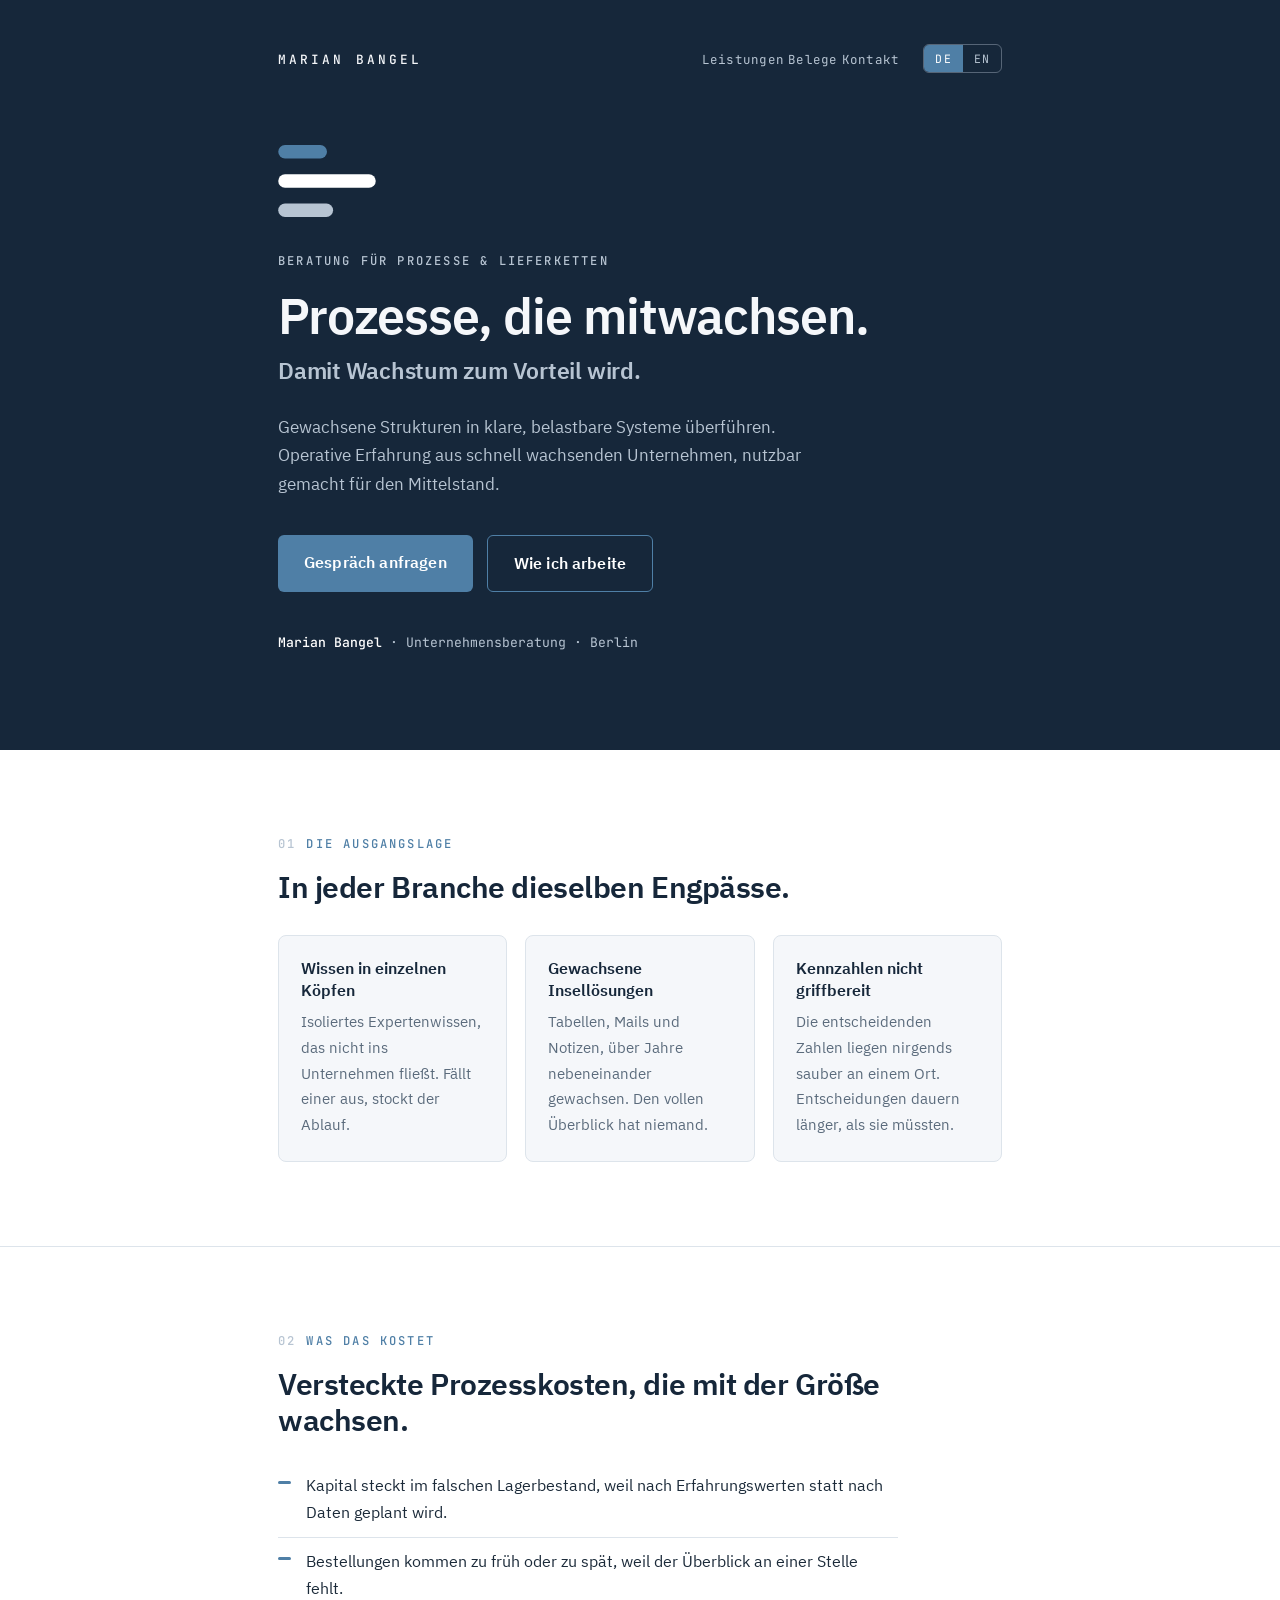
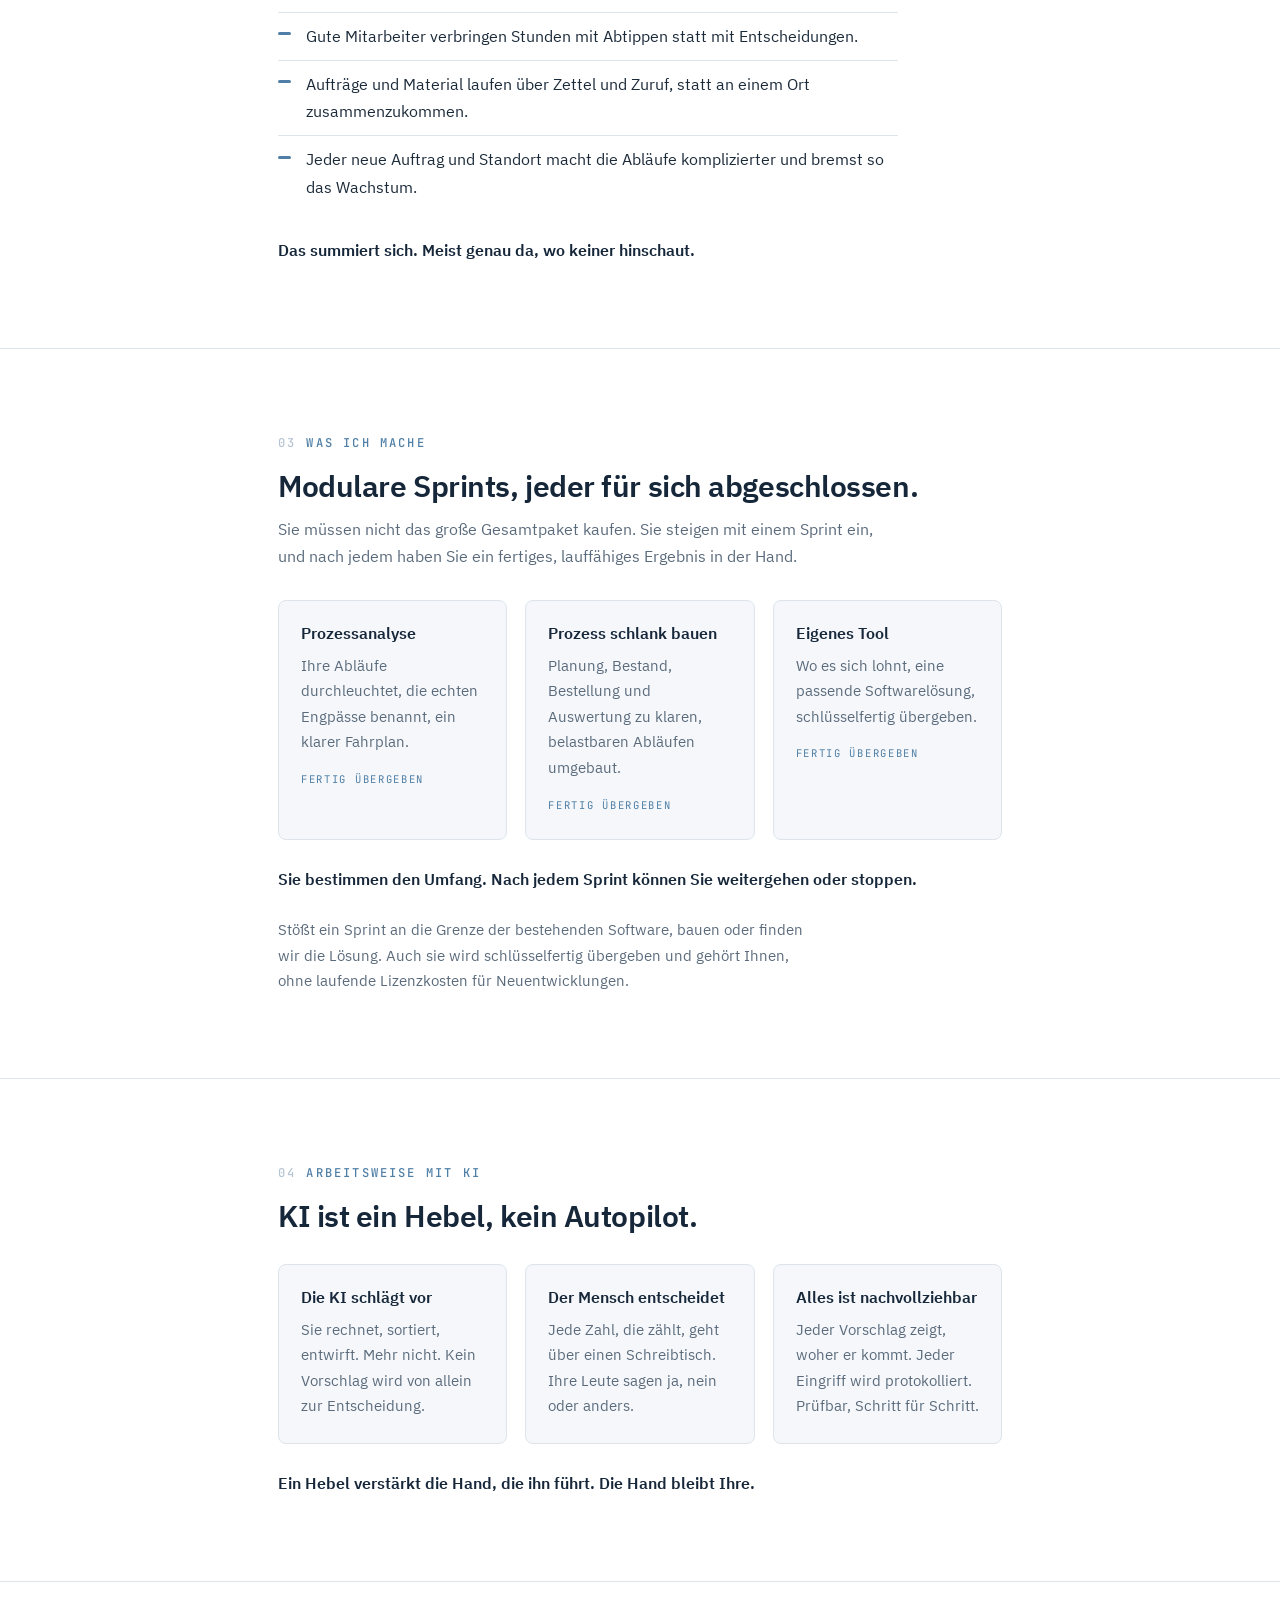
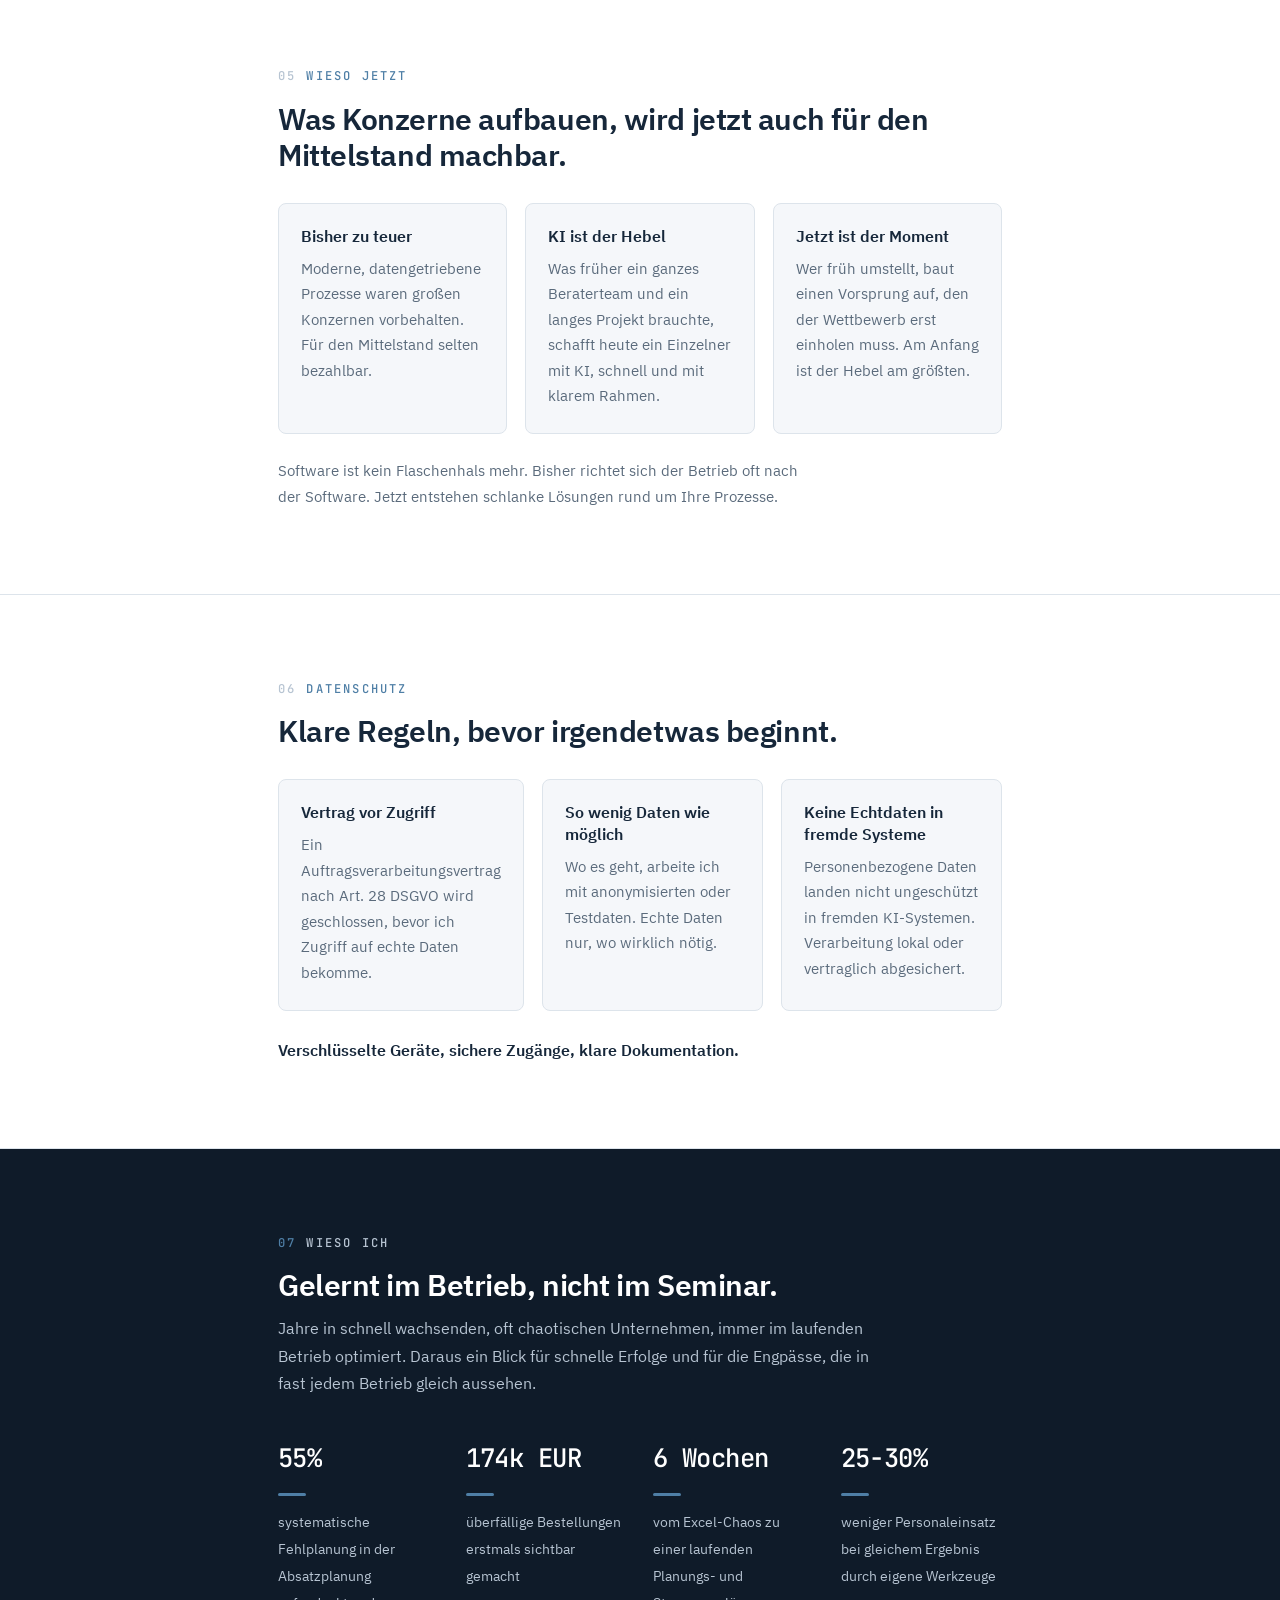
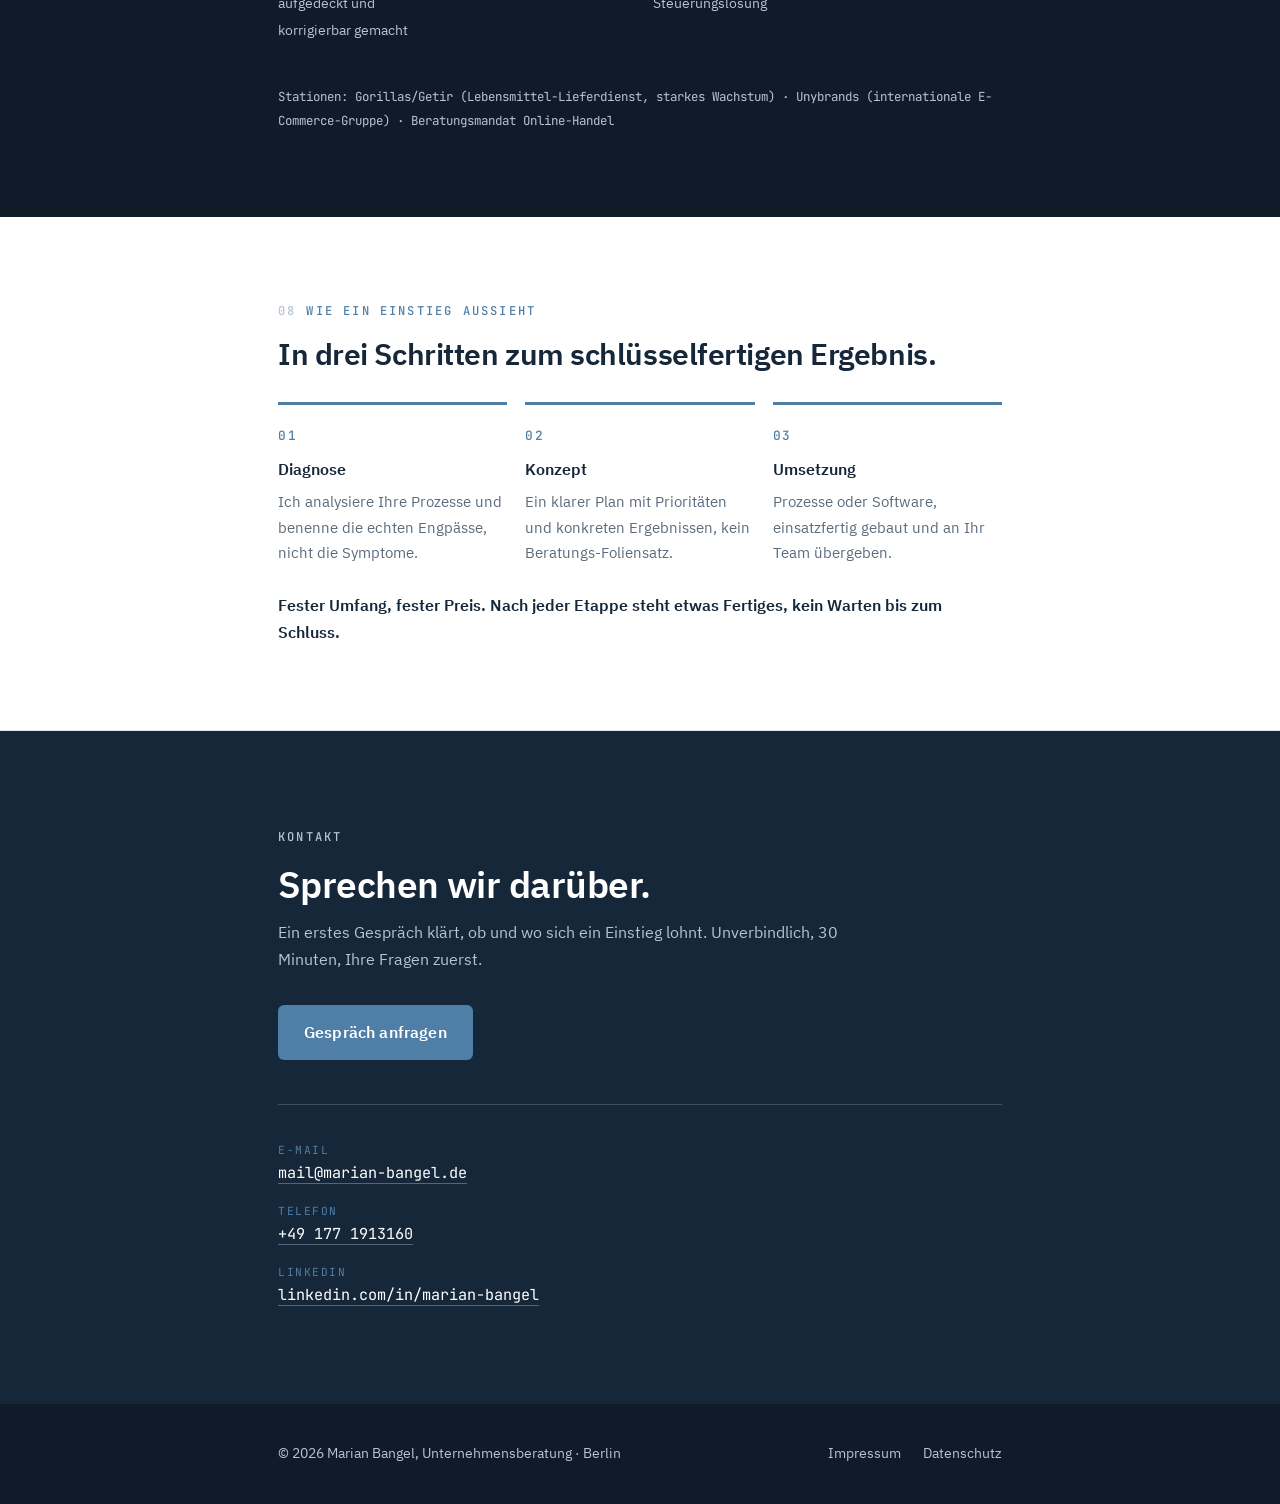
<file: index.html>
<!DOCTYPE html>
<html lang="de">
<head>
<meta charset="utf-8">
<meta name="viewport" content="width=device-width, initial-scale=1">
<title>Marian Bangel · Prozesse &amp; Lieferketten</title>
<meta name="description" content="Beratung für Prozesse und Lieferketten. Gewachsene Strukturen in klare, belastbare Systeme überführen, KI-gestützt umgesetzt. / Operations &amp; supply chain consulting.">
<meta property="og:title" content="Marian Bangel · Prozesse &amp; Lieferketten">
<meta property="og:description" content="Gewachsene Strukturen in klare, belastbare Systeme überführen. Beratung und Umsetzung aus einer Hand.">
<meta property="og:url" content="https://marian-bangel.de/">
<meta property="og:type" content="website">
<meta property="og:image" content="https://marian-bangel.de/og-image.png">
<meta property="og:image:width" content="1200">
<meta property="og:image:height" content="630">
<meta name="twitter:card" content="summary_large_image">
<link rel="icon" href="favicon.svg" type="image/svg+xml">
<link rel="stylesheet" href="style.css">
</head>
<body data-active="de">

<!-- ================= DE ================= -->
<div data-lang="de">

<header class="hero">
  <div class="wrap">
    <div class="topbar">
      <a class="brand" href="#top" aria-label="Marian Bangel, zum Seitenanfang">
        <span class="brandmark">MARIAN BANGEL</span>
      </a>
      <div class="topnav">
        <span class="navlinks">
          <a href="#leistungen">Leistungen</a>
          <a href="#belege">Belege</a>
          <a href="#kontakt">Kontakt</a>
        </span>
        <div class="langsw" role="group" aria-label="Sprache / Language">
          <button type="button" class="js-de on" aria-pressed="true">DE</button>
          <button type="button" class="js-en" aria-pressed="false">EN</button>
        </div>
      </div>
    </div>

    <svg class="chiffre fade" width="98" height="72" viewBox="0 0 130 96" role="img" aria-label="Marian Bangel Chiffre">
      <rect class="b1" x="0" y="0"  width="65"     height="18" rx="9"></rect>
      <rect class="b2" x="0" y="39" width="130"    height="18" rx="9"></rect>
      <rect class="b3" x="0" y="78" width="73.125" height="18" rx="9"></rect>
    </svg>
    <span class="eyebrow fade d1">Beratung für Prozesse &amp; Lieferketten</span>
    <h1 class="fade d1">Prozesse, die mitwachsen.</h1>
    <p class="claim fade d2">Damit Wachstum zum Vorteil wird.</p>
    <p class="sub fade d3">Gewachsene Strukturen in klare, belastbare Systeme überführen. Operative Erfahrung aus schnell wachsenden Unternehmen, nutzbar gemacht für den Mittelstand.</p>
    <div class="ctas fade d4">
      <a class="cta" href="mailto:mail@marian-bangel.de?subject=Anfrage%20Beratung">Gespräch anfragen</a>
      <a class="cta ghost" href="#leistungen">Wie ich arbeite</a>
    </div>
    <p class="meta fade d4"><strong>Marian Bangel</strong> · Unternehmensberatung · Berlin</p>
  </div>
</header>

<main>
  <section>
    <div class="wrap">
      <span class="eyebrow"><span class="no">01</span>Die Ausgangslage</span>
      <h2>In jeder Branche dieselben Engpässe.</h2>
      <div class="grid g3">
        <div class="block"><h3>Wissen in einzelnen Köpfen</h3><p>Isoliertes Expertenwissen, das nicht ins Unternehmen fließt. Fällt einer aus, stockt der Ablauf.</p></div>
        <div class="block"><h3>Gewachsene Insellösungen</h3><p>Tabellen, Mails und Notizen, über Jahre nebeneinander gewachsen. Den vollen Überblick hat niemand.</p></div>
        <div class="block"><h3>Kennzahlen nicht griffbereit</h3><p>Die entscheidenden Zahlen liegen nirgends sauber an einem Ort. Entscheidungen dauern länger, als sie müssten.</p></div>
      </div>
    </div>
  </section>

  <section>
    <div class="wrap">
      <span class="eyebrow"><span class="no">02</span>Was das kostet</span>
      <h2>Versteckte Prozesskosten, die mit der Größe wachsen.</h2>
      <ul class="points">
        <li>Kapital steckt im falschen Lagerbestand, weil nach Erfahrungswerten statt nach Daten geplant wird.</li>
        <li>Bestellungen kommen zu früh oder zu spät, weil der Überblick an einer Stelle fehlt.</li>
        <li>Gute Mitarbeiter verbringen Stunden mit Abtippen statt mit Entscheidungen.</li>
        <li>Aufträge und Material laufen über Zettel und Zuruf, statt an einem Ort zusammenzukommen.</li>
        <li>Jeder neue Auftrag und Standort macht die Abläufe komplizierter und bremst so das Wachstum.</li>
      </ul>
      <p class="kick">Das summiert sich. Meist genau da, wo keiner hinschaut.</p>
    </div>
  </section>

  <section id="leistungen">
    <div class="wrap">
      <span class="eyebrow"><span class="no">03</span>Was ich mache</span>
      <h2>Modulare Sprints, jeder für sich abgeschlossen.</h2>
      <p class="intro">Sie müssen nicht das große Gesamtpaket kaufen. Sie steigen mit einem Sprint ein, und nach jedem haben Sie ein fertiges, lauffähiges Ergebnis in der Hand.</p>
      <div class="grid g3">
        <div class="block"><h3>Prozessanalyse</h3><p>Ihre Abläufe durchleuchtet, die echten Engpässe benannt, ein klarer Fahrplan.</p><span class="tag">Fertig übergeben</span></div>
        <div class="block"><h3>Prozess schlank bauen</h3><p>Planung, Bestand, Bestellung und Auswertung zu klaren, belastbaren Abläufen umgebaut.</p><span class="tag">Fertig übergeben</span></div>
        <div class="block"><h3>Eigenes Tool</h3><p>Wo es sich lohnt, eine passende Softwarelösung, schlüsselfertig übergeben.</p><span class="tag">Fertig übergeben</span></div>
      </div>
      <p class="kick">Sie bestimmen den Umfang. Nach jedem Sprint können Sie weitergehen oder stoppen.</p>
      <p class="note">Stößt ein Sprint an die Grenze der bestehenden Software, bauen oder finden wir die Lösung. Auch sie wird schlüsselfertig übergeben und gehört Ihnen, ohne laufende Lizenzkosten für Neuentwicklungen.</p>
    </div>
  </section>

  <section>
    <div class="wrap">
      <span class="eyebrow"><span class="no">04</span>Arbeitsweise mit KI</span>
      <h2>KI ist ein Hebel, kein Autopilot.</h2>
      <div class="grid g3">
        <div class="block"><h3>Die KI schlägt vor</h3><p>Sie rechnet, sortiert, entwirft. Mehr nicht. Kein Vorschlag wird von allein zur Entscheidung.</p></div>
        <div class="block"><h3>Der Mensch entscheidet</h3><p>Jede Zahl, die zählt, geht über einen Schreibtisch. Ihre Leute sagen ja, nein oder anders.</p></div>
        <div class="block"><h3>Alles ist nachvollziehbar</h3><p>Jeder Vorschlag zeigt, woher er kommt. Jeder Eingriff wird protokolliert. Prüfbar, Schritt für Schritt.</p></div>
      </div>
      <p class="kick">Ein Hebel verstärkt die Hand, die ihn führt. Die Hand bleibt Ihre.</p>
    </div>
  </section>

  <section>
    <div class="wrap">
      <span class="eyebrow"><span class="no">05</span>Wieso jetzt</span>
      <h2>Was Konzerne aufbauen, wird jetzt auch für den Mittelstand machbar.</h2>
      <div class="grid g3">
        <div class="block"><h3>Bisher zu teuer</h3><p>Moderne, datengetriebene Prozesse waren großen Konzernen vorbehalten. Für den Mittelstand selten bezahlbar.</p></div>
        <div class="block"><h3>KI ist der Hebel</h3><p>Was früher ein ganzes Beraterteam und ein langes Projekt brauchte, schafft heute ein Einzelner mit KI, schnell und mit klarem Rahmen.</p></div>
        <div class="block"><h3>Jetzt ist der Moment</h3><p>Wer früh umstellt, baut einen Vorsprung auf, den der Wettbewerb erst einholen muss. Am Anfang ist der Hebel am größten.</p></div>
      </div>
      <p class="note">Software ist kein Flaschenhals mehr. Bisher richtet sich der Betrieb oft nach der Software. Jetzt entstehen schlanke Lösungen rund um Ihre Prozesse.</p>
    </div>
  </section>

  <section>
    <div class="wrap">
      <span class="eyebrow"><span class="no">06</span>Datenschutz</span>
      <h2>Klare Regeln, bevor irgendetwas beginnt.</h2>
      <div class="grid g3">
        <div class="block"><h3>Vertrag vor Zugriff</h3><p>Ein Auftragsverarbeitungsvertrag nach Art. 28 DSGVO wird geschlossen, bevor ich Zugriff auf echte Daten bekomme.</p></div>
        <div class="block"><h3>So wenig Daten wie möglich</h3><p>Wo es geht, arbeite ich mit anonymisierten oder Testdaten. Echte Daten nur, wo wirklich nötig.</p></div>
        <div class="block"><h3>Keine Echtdaten in fremde Systeme</h3><p>Personenbezogene Daten landen nicht ungeschützt in fremden KI-Systemen. Verarbeitung lokal oder vertraglich abgesichert.</p></div>
      </div>
      <p class="kick">Verschlüsselte Geräte, sichere Zugänge, klare Dokumentation.</p>
    </div>
  </section>

  <section id="belege" class="proof">
    <div class="wrap">
      <span class="eyebrow"><span class="no">07</span>Wieso ich</span>
      <h2>Gelernt im Betrieb, nicht im Seminar.</h2>
      <p class="lead">Jahre in schnell wachsenden, oft chaotischen Unternehmen, immer im laufenden Betrieb optimiert. Daraus ein Blick für schnelle Erfolge und für die Engpässe, die in fast jedem Betrieb gleich aussehen.</p>
      <div class="nums">
        <div class="num"><b>55%</b><span class="u"></span><span>systematische Fehlplanung in der Absatzplanung aufgedeckt und korrigierbar gemacht</span></div>
        <div class="num"><b>174k EUR</b><span class="u"></span><span>überfällige Bestellungen erstmals sichtbar gemacht</span></div>
        <div class="num"><b>6 Wochen</b><span class="u"></span><span>vom Excel-Chaos zu einer laufenden Planungs- und Steuerungslösung</span></div>
        <div class="num"><b>25-30%</b><span class="u"></span><span>weniger Personaleinsatz bei gleichem Ergebnis durch eigene Werkzeuge</span></div>
      </div>
      <p class="stations">Stationen: Gorillas/Getir (Lebensmittel-Lieferdienst, starkes Wachstum) · Unybrands (internationale E-Commerce-Gruppe) · Beratungsmandat Online-Handel</p>
    </div>
  </section>

  <section>
    <div class="wrap">
      <span class="eyebrow"><span class="no">08</span>Wie ein Einstieg aussieht</span>
      <h2>In drei Schritten zum schlüsselfertigen Ergebnis.</h2>
      <div class="steps">
        <div class="step"><span class="no">01</span><h3>Diagnose</h3><p>Ich analysiere Ihre Prozesse und benenne die echten Engpässe, nicht die Symptome.</p></div>
        <div class="step"><span class="no">02</span><h3>Konzept</h3><p>Ein klarer Plan mit Prioritäten und konkreten Ergebnissen, kein Beratungs-Foliensatz.</p></div>
        <div class="step"><span class="no">03</span><h3>Umsetzung</h3><p>Prozesse oder Software, einsatzfertig gebaut und an Ihr Team übergeben.</p></div>
      </div>
      <p class="kick">Fester Umfang, fester Preis. Nach jeder Etappe steht etwas Fertiges, kein Warten bis zum Schluss.</p>
    </div>
  </section>

  <section id="kontakt" class="closing">
    <div class="wrap">
      <span class="eyebrow">Kontakt</span>
      <h2>Sprechen wir darüber.</h2>
      <p class="intro">Ein erstes Gespräch klärt, ob und wo sich ein Einstieg lohnt. Unverbindlich, 30 Minuten, Ihre Fragen zuerst.</p>
      <div class="ctas">
        <a class="cta" href="mailto:mail@marian-bangel.de?subject=Anfrage%20Beratung">Gespräch anfragen</a>
      </div>
      <div class="contact">
        <div><span class="k">E-Mail</span><a href="mailto:mail@marian-bangel.de">mail@marian-bangel.de</a></div>
        <div><span class="k">Telefon</span><a href="tel:+491771913160">+49 177 1913160</a></div>
        <div><span class="k">LinkedIn</span><a href="https://linkedin.com/in/marian-bangel" rel="me">linkedin.com/in/marian-bangel</a></div>
      </div>
    </div>
  </section>
</main>

</div>

<!-- ================= EN ================= -->
<div data-lang="en">

<header class="hero">
  <div class="wrap">
    <div class="topbar">
      <a class="brand" href="#top" aria-label="Marian Bangel, back to top">
        <span class="brandmark">MARIAN BANGEL</span>
      </a>
      <div class="topnav">
        <span class="navlinks">
          <a href="#services">Services</a>
          <a href="#proof">Proof</a>
          <a href="#contact">Contact</a>
        </span>
        <div class="langsw" role="group" aria-label="Sprache / Language">
          <button type="button" class="js-de" aria-pressed="false">DE</button>
          <button type="button" class="js-en on" aria-pressed="true">EN</button>
        </div>
      </div>
    </div>

    <svg class="chiffre fade" width="98" height="72" viewBox="0 0 130 96" role="img" aria-label="Marian Bangel mark">
      <rect class="b1" x="0" y="0"  width="65"     height="18" rx="9"></rect>
      <rect class="b2" x="0" y="39" width="130"    height="18" rx="9"></rect>
      <rect class="b3" x="0" y="78" width="73.125" height="18" rx="9"></rect>
    </svg>
    <span class="eyebrow fade d1">Operations &amp; Supply Chain Consulting</span>
    <h1 class="fade d1">Operations that scales with you.</h1>
    <p class="claim fade d2">So growth works for you.</p>
    <p class="sub fade d3">Turning scattered tools and data into one clean system that holds as you grow. Operations experience from high-growth companies, built for teams that already run on software.</p>
    <div class="ctas fade d4">
      <a class="cta" href="mailto:mail@marian-bangel.de?subject=Consulting%20request">Request a call</a>
      <a class="cta ghost" href="#services">How I work</a>
    </div>
    <p class="meta fade d4"><strong>Marian Bangel</strong> · Consulting · Berlin</p>
  </div>
</header>

<main>
  <section>
    <div class="wrap">
      <span class="eyebrow"><span class="no">01</span>Where it starts</span>
      <h2>Built for speed, not to last.</h2>
      <div class="grid g3">
        <div class="block"><h3>Ten tools, no system</h3><p>Asana, Monday, Slack, Sheets, Excel, all bolted on over time. Every workflow runs on someone copying between them by hand.</p></div>
        <div class="block"><h3>No single source of truth</h3><p>The same number reads three ways in three tools. Knowing which one to trust takes real work.</p></div>
        <div class="block"><h3>Built on founder knowledge</h3><p>How things actually run lives in a few heads and early workarounds that never scaled. Quiet tech debt that costs time daily.</p></div>
      </div>
    </div>
  </section>

  <section>
    <div class="wrap">
      <span class="eyebrow"><span class="no">02</span>The cost</span>
      <h2>What the gaps cost.</h2>
      <ul class="points">
        <li>Cash sits in the wrong inventory because forecasting runs on gut feel instead of data.</li>
        <li>Strong people burn hours on copy-paste and status updates instead of decisions.</li>
        <li>Three people keep the same record in three systems, when one clean source would serve them all.</li>
        <li>Every manual handoff between tools is one more place things break.</li>
        <li>Every new tool adds friction and quietly slows the team down.</li>
      </ul>
      <p class="kick">It compounds. Usually exactly where no one is looking.</p>
    </div>
  </section>

  <section id="services">
    <div class="wrap">
      <span class="eyebrow"><span class="no">03</span>What I do</span>
      <h2>Modular sprints, each one self-contained.</h2>
      <p class="intro">No need to commit to one big package. You start with a single sprint, and each one leaves you with something finished and running.</p>
      <div class="grid g3">
        <div class="block"><h3>Setup audit</h3><p>Your tools and data mapped, the real breaks named, a clear path forward.</p><span class="tag">Ready to run</span></div>
        <div class="block"><h3>Connect &amp; streamline</h3><p>Forecasting, inventory, purchasing and reporting wired into clean flows from one source.</p><span class="tag">Ready to run</span></div>
        <div class="block"><h3>Custom tool</h3><p>Where off-the-shelf falls short, a tool built to fit, handed over ready to run.</p><span class="tag">Ready to run</span></div>
      </div>
      <p class="kick">You set the scope. After each sprint you decide: keep going or stop here.</p>
      <p class="note">When a sprint hits the limits of your current tools, we build or source what is missing. That, too, ships ready to run and belongs to you, with no license fees on anything built in-house.</p>
    </div>
  </section>

  <section>
    <div class="wrap">
      <span class="eyebrow"><span class="no">04</span>Working with AI</span>
      <h2>AI is a lever, not an autopilot.</h2>
      <div class="grid g3">
        <div class="block"><h3>The AI proposes</h3><p>It calculates, sorts, drafts. Nothing more. No proposal becomes a decision on its own.</p></div>
        <div class="block"><h3>People decide</h3><p>Every number that matters crosses a desk. Your team says yes, no, or different.</p></div>
        <div class="block"><h3>Everything is traceable</h3><p>Every proposal shows where it comes from. Every override is logged. Auditable, step by step.</p></div>
      </div>
      <p class="kick">A lever amplifies the hand that guides it. The hand stays yours.</p>
    </div>
  </section>

  <section>
    <div class="wrap">
      <span class="eyebrow"><span class="no">05</span>Why now</span>
      <h2>What enterprises build is now within reach.</h2>
      <div class="grid g3">
        <div class="block"><h3>Out of reach until now</h3><p>A real integration layer and data platform meant a long project and a dedicated team. For most companies, too slow and too costly.</p></div>
        <div class="block"><h3>AI is the lever</h3><p>What used to take a full team and months, one person now ships with AI, fast and in a clear scope.</p></div>
        <div class="block"><h3>The window is open</h3><p>Set it up clean early and you scale without the tool sprawl others spend years untangling.</p></div>
      </div>
      <p class="note">Software is no longer the bottleneck. Until now teams bend to fit their tools. Now lean systems get built around how you actually work.</p>
    </div>
  </section>

  <section>
    <div class="wrap">
      <span class="eyebrow"><span class="no">06</span>Data protection</span>
      <h2>Put AI to work without handing over your data.</h2>
      <div class="grid g3">
        <div class="block"><h3>A contract first</h3><p>A data processing agreement under Art. 28 GDPR, signed before I touch any real data.</p></div>
        <div class="block"><h3>As little data as it takes</h3><p>Wherever possible I work on anonymized or test data. Real data only where it is truly needed.</p></div>
        <div class="block"><h3>Nothing leaks to outside models</h3><p>No personal data ends up exposed in external AI. Processing stays local or under contract.</p></div>
      </div>
      <p class="kick">Encrypted devices, secure access, clear documentation.</p>
    </div>
  </section>

  <section id="proof" class="proof">
    <div class="wrap">
      <span class="eyebrow"><span class="no">07</span>Why me</span>
      <h2>Learned on the floor, not in a seminar.</h2>
      <p class="lead">Years inside fast-growing, often messy companies, fixing things while the business kept running. That builds an eye for quick wins and for the breaks that look the same in every stack.</p>
      <div class="nums">
        <div class="num"><b>+55%</b><span class="u"></span><span>structural forecast bias surfaced and made fixable</span></div>
        <div class="num"><b>174k EUR</b><span class="u"></span><span>in overdue purchase orders brought to light for the first time</span></div>
        <div class="num"><b>6 weeks</b><span class="u"></span><span>from scattered tools to a working forecast and cockpit</span></div>
        <div class="num"><b>25-30%</b><span class="u"></span><span>less headcount at the same output through custom tools</span></div>
      </div>
      <p class="stations">Track record: Gorillas/Getir (q-commerce hypergrowth) · Unybrands (global e-commerce aggregator) · DTC transformation mandate</p>
    </div>
  </section>

  <section>
    <div class="wrap">
      <span class="eyebrow"><span class="no">08</span>How we start</span>
      <h2>Three steps to a result that runs.</h2>
      <div class="steps">
        <div class="step"><span class="no">01</span><h3>Diagnose</h3><p>I map your stack and name the real breaks, not the symptoms.</p></div>
        <div class="step"><span class="no">02</span><h3>Plan</h3><p>A clear plan with priorities and concrete deliverables, not a slide deck.</p></div>
        <div class="step"><span class="no">03</span><h3>Build</h3><p>Process, integration or software, built to run and handed to your team.</p></div>
      </div>
      <p class="kick">Fixed scope, fixed price. Every stage ends with something that works, no waiting until the end.</p>
    </div>
  </section>

  <section id="contact" class="closing">
    <div class="wrap">
      <span class="eyebrow">Contact</span>
      <h2>Let's talk.</h2>
      <p class="intro">A first call clarifies whether and where an engagement pays off. No strings attached, 30 minutes, your questions first.</p>
      <div class="ctas">
        <a class="cta" href="mailto:mail@marian-bangel.de?subject=Consulting%20request">Request a call</a>
      </div>
      <div class="contact">
        <div><span class="k">Email</span><a href="mailto:mail@marian-bangel.de">mail@marian-bangel.de</a></div>
        <div><span class="k">Phone</span><a href="tel:+491771913160">+49 177 1913160</a></div>
        <div><span class="k">LinkedIn</span><a href="https://linkedin.com/in/marian-bangel" rel="me">linkedin.com/in/marian-bangel</a></div>
      </div>
    </div>
  </section>
</main>

</div>

<footer>
  <div class="wrap">
    <span>© 2026 Marian Bangel, Unternehmensberatung · Berlin</span>
    <nav>
      <a href="impressum.html">Impressum</a>
      <a href="datenschutz.html">Datenschutz</a>
    </nav>
  </div>
</footer>

<script>
/* Sprache: Deutsch ist Standard. Umschalten nur per Klick, keine Speicherung. */
function setLang(l) {
  document.body.dataset.active = l;
  document.documentElement.lang = l;
  document.querySelectorAll(".js-de").forEach(function (b) {
    b.classList.toggle("on", l === "de");
    b.setAttribute("aria-pressed", String(l === "de"));
  });
  document.querySelectorAll(".js-en").forEach(function (b) {
    b.classList.toggle("on", l === "en");
    b.setAttribute("aria-pressed", String(l === "en"));
  });
}
document.querySelectorAll(".js-de").forEach(function (b) { b.addEventListener("click", function () { setLang("de"); }); });
document.querySelectorAll(".js-en").forEach(function (b) { b.addEventListener("click", function () { setLang("en"); }); });
</script>

</body>
</html>
</file>
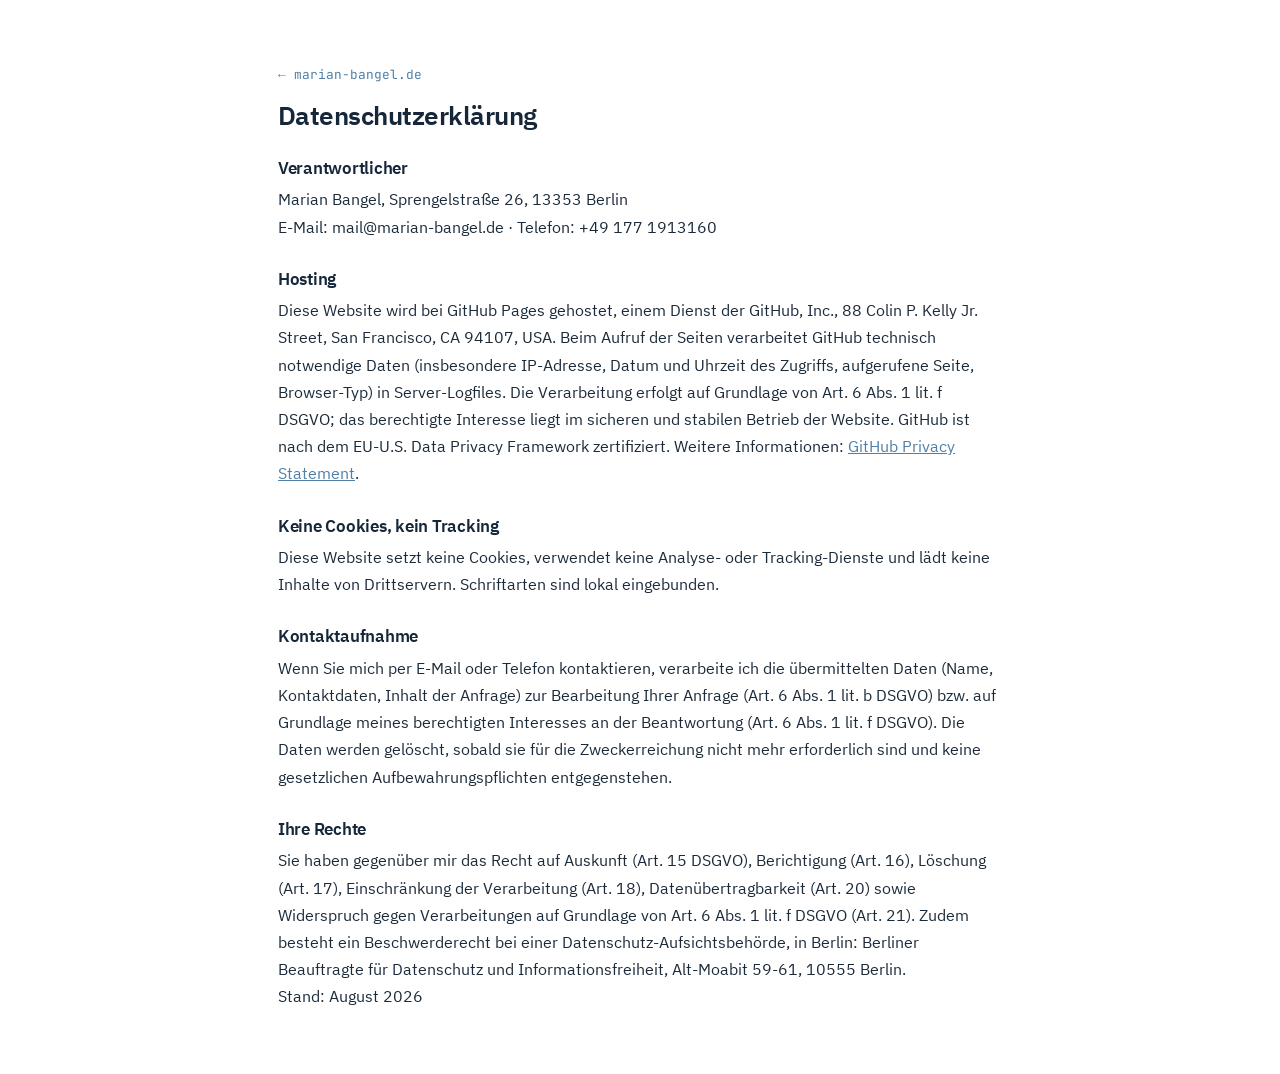
<file: datenschutz.html>
<!DOCTYPE html>
<html lang="de" class="legal">
<head>
<meta charset="utf-8">
<meta name="viewport" content="width=device-width, initial-scale=1">
<title>Datenschutzerklärung · Marian Bangel</title>
<meta name="robots" content="noindex">
<link rel="icon" href="favicon.svg" type="image/svg+xml">
<link rel="stylesheet" href="style.css">
</head>
<body class="legal">
<main>
  <div class="wrap">
    <p class="back"><a href="index.html">← marian-bangel.de</a></p>
    <h1>Datenschutzerklärung</h1>

    <h2>Verantwortlicher</h2>
    <p>Marian Bangel, Sprengelstraße 26, 13353 Berlin<br>
    E-Mail: mail@marian-bangel.de · Telefon: +49 177 1913160</p>

    <h2>Hosting</h2>
    <p>Diese Website wird bei GitHub Pages gehostet, einem Dienst der GitHub, Inc., 88 Colin P. Kelly Jr. Street, San Francisco, CA 94107, USA. Beim Aufruf der Seiten verarbeitet GitHub technisch notwendige Daten (insbesondere IP-Adresse, Datum und Uhrzeit des Zugriffs, aufgerufene Seite, Browser-Typ) in Server-Logfiles. Die Verarbeitung erfolgt auf Grundlage von Art. 6 Abs. 1 lit. f DSGVO; das berechtigte Interesse liegt im sicheren und stabilen Betrieb der Website. GitHub ist nach dem EU-U.S. Data Privacy Framework zertifiziert. Weitere Informationen: <a href="https://docs.github.com/en/site-policy/privacy-policies/github-privacy-statement">GitHub Privacy Statement</a>.</p>

    <h2>Keine Cookies, kein Tracking</h2>
    <p>Diese Website setzt keine Cookies, verwendet keine Analyse- oder Tracking-Dienste und lädt keine Inhalte von Drittservern. Schriftarten sind lokal eingebunden.</p>

    <h2>Kontaktaufnahme</h2>
    <p>Wenn Sie mich per E-Mail oder Telefon kontaktieren, verarbeite ich die übermittelten Daten (Name, Kontaktdaten, Inhalt der Anfrage) zur Bearbeitung Ihrer Anfrage (Art. 6 Abs. 1 lit. b DSGVO) bzw. auf Grundlage meines berechtigten Interesses an der Beantwortung (Art. 6 Abs. 1 lit. f DSGVO). Die Daten werden gelöscht, sobald sie für die Zweckerreichung nicht mehr erforderlich sind und keine gesetzlichen Aufbewahrungspflichten entgegenstehen.</p>

    <h2>Ihre Rechte</h2>
    <p>Sie haben gegenüber mir das Recht auf Auskunft (Art. 15 DSGVO), Berichtigung (Art. 16), Löschung (Art. 17), Einschränkung der Verarbeitung (Art. 18), Datenübertragbarkeit (Art. 20) sowie Widerspruch gegen Verarbeitungen auf Grundlage von Art. 6 Abs. 1 lit. f DSGVO (Art. 21). Zudem besteht ein Beschwerderecht bei einer Datenschutz-Aufsichtsbehörde, in Berlin: Berliner Beauftragte für Datenschutz und Informationsfreiheit, Alt-Moabit 59-61, 10555 Berlin.</p>

    <p>Stand: August 2026</p>
  </div>
</main>
</body>
</html>
</file>
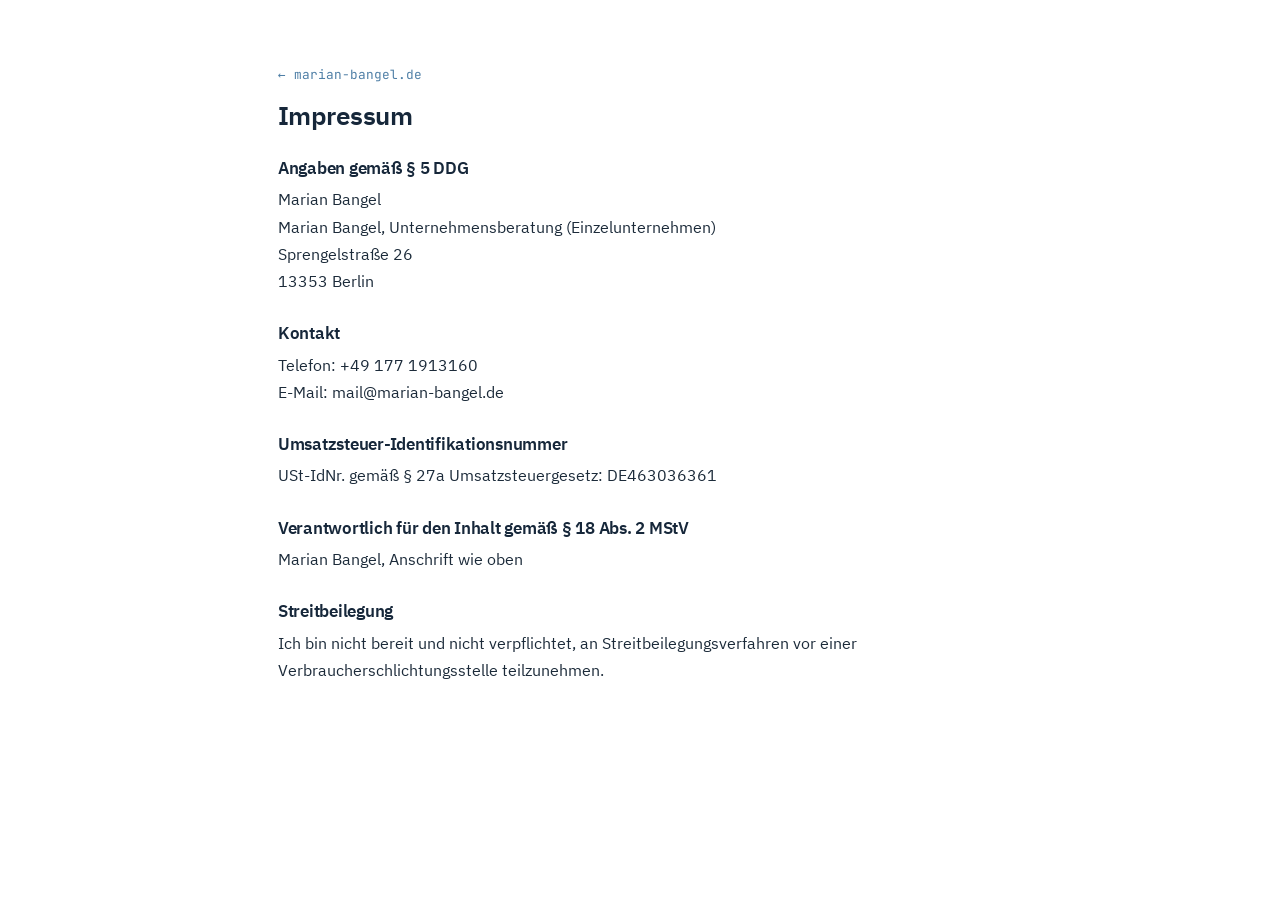
<file: impressum.html>
<!DOCTYPE html>
<html lang="de" class="legal">
<head>
<meta charset="utf-8">
<meta name="viewport" content="width=device-width, initial-scale=1">
<title>Impressum · Marian Bangel</title>
<meta name="robots" content="noindex">
<link rel="icon" href="favicon.svg" type="image/svg+xml">
<link rel="stylesheet" href="style.css">
</head>
<body class="legal">
<main>
  <div class="wrap">
    <p class="back"><a href="index.html">← marian-bangel.de</a></p>
    <h1>Impressum</h1>

    <h2>Angaben gemäß § 5 DDG</h2>
    <p>Marian Bangel<br>
    Marian Bangel, Unternehmensberatung (Einzelunternehmen)<br>
    Sprengelstraße 26<br>
    13353 Berlin</p>

    <h2>Kontakt</h2>
    <p>Telefon: +49 177 1913160<br>
    E-Mail: mail@marian-bangel.de</p>

    <h2>Umsatzsteuer-Identifikationsnummer</h2>
    <p>USt-IdNr. gemäß § 27a Umsatzsteuergesetz: DE463036361</p>

    <h2>Verantwortlich für den Inhalt gemäß § 18 Abs. 2 MStV</h2>
    <p>Marian Bangel, Anschrift wie oben</p>

    <h2>Streitbeilegung</h2>
    <p>Ich bin nicht bereit und nicht verpflichtet, an Streitbeilegungsverfahren vor einer Verbraucherschlichtungsstelle teilzunehmen.</p>
  </div>
</main>
</body>
</html>
</file>
<file: style.css>
/* marian-bangel.de · Token-System */
@font-face { font-family: "IBM Plex Sans"; src: url("fonts/ibm-plex-sans-latin-400-normal.woff2") format("woff2"); font-weight: 400; font-display: swap; }
@font-face { font-family: "IBM Plex Sans"; src: url("fonts/ibm-plex-sans-latin-600-normal.woff2") format("woff2"); font-weight: 600; font-display: swap; }
@font-face { font-family: "JetBrains Mono"; src: url("fonts/jetbrains-mono-latin-400-normal.woff2") format("woff2"); font-weight: 400; font-display: swap; }
@font-face { font-family: "JetBrains Mono"; src: url("fonts/jetbrains-mono-latin-500-normal.woff2") format("woff2"); font-weight: 500; font-display: swap; }

:root {
  --navy: #16273A;
  --navy-deep: #0F1B29;
  --steel: #4F7FA6;
  --silver: #B7C4D2;
  --paper: #F5F7FA;
  --ink: #1C2B3A;
  --muted: #5B6B7C;
  --line: #DDE4EB;
  --surface: #FFFFFF;
  --sans: "IBM Plex Sans", system-ui, -apple-system, "Segoe UI", sans-serif;
  --mono: "JetBrains Mono", ui-monospace, "Cascadia Code", monospace;
}

* { margin: 0; padding: 0; box-sizing: border-box; }
html { scroll-behavior: smooth; }
body {
  font-family: var(--sans); font-weight: 400;
  color: var(--ink); background: var(--surface);
  line-height: 1.7;
  -webkit-font-smoothing: antialiased;
}

.wrap { max-width: 780px; margin: 0 auto; padding: 0 28px; }

/* Sprachumschaltung */
[data-lang] { display: none; }
body[data-active="de"] [data-lang="de"] { display: block; }
body[data-active="en"] [data-lang="en"] { display: block; }

/* ---------- Topbar ---------- */
.topbar {
  display: flex; align-items: center; justify-content: space-between;
  gap: 16px; padding-bottom: 72px;
}
.brand { color: var(--paper); text-decoration: none; }
.brandmark { font-family: var(--mono); font-weight: 500; font-size: 0.8rem; letter-spacing: 0.24em; }
.topnav { display: flex; align-items: center; gap: 24px; }
.topnav a {
  font-family: var(--mono); font-size: 0.78rem; letter-spacing: 0.1em;
  color: var(--silver); text-decoration: none;
}
.topnav a:hover, .topnav a:focus-visible { color: #FFFFFF; }
.langsw { display: flex; border: 1px solid rgba(183,196,210,0.4); border-radius: 6px; overflow: hidden; }
.langsw button {
  font-family: var(--mono); font-size: 0.72rem; letter-spacing: 0.1em;
  background: none; border: 0; color: var(--silver);
  padding: 6px 11px; cursor: pointer;
}
.langsw button.on { background: var(--steel); color: #FFFFFF; }
.langsw button:focus-visible, .topnav a:focus-visible { outline: 2px solid var(--steel); outline-offset: 2px; }

/* ---------- Hero ---------- */
.hero { background: var(--navy); color: var(--paper); padding: 44px 0 96px; }
.chiffre { display: block; margin-bottom: 34px; }
/* Logo-Blaupause, dunkler Grund: Steel · Weiß (Hauptbalken) · Silver */
.chiffre .b1 { fill: var(--steel); }
.chiffre .b2 { fill: #FFFFFF; }
.chiffre .b3 { fill: var(--silver); }
.hero .eyebrow { color: var(--silver); }
h1 { font-size: clamp(2.2rem, 5.5vw, 3.15rem); font-weight: 600; letter-spacing: -0.02em; line-height: 1.1; margin-top: 16px; }
.claim { font-size: clamp(1.15rem, 3vw, 1.45rem); font-weight: 600; color: var(--silver); margin-top: 8px; letter-spacing: -0.01em; }
.sub { font-size: 1.06rem; color: var(--silver); max-width: 56ch; margin-top: 22px; }
.ctas { display: flex; gap: 14px; flex-wrap: wrap; margin-top: 36px; }
.cta {
  display: inline-block; padding: 14px 26px; border-radius: 6px;
  background: var(--steel); color: #FFFFFF;
  font-weight: 600; text-decoration: none; letter-spacing: 0.01em;
  transition: background 0.15s ease;
}
.cta:hover, .cta:focus-visible { background: #5E8FB8; }
.cta.ghost { background: none; border: 1.5px solid var(--steel); }
.cta.ghost:hover, .cta.ghost:focus-visible { background: var(--steel); }
.cta:focus-visible { outline: 2px solid var(--silver); outline-offset: 3px; }
.meta { font-family: var(--mono); font-size: 0.82rem; color: var(--silver); margin-top: 40px; }
.meta strong { color: #FFFFFF; font-weight: 500; }

/* ---------- Sektionen ---------- */
section { padding: 84px 0; border-bottom: 1px solid var(--line); }
.eyebrow {
  font-family: var(--mono); font-weight: 500; font-size: 0.76rem;
  letter-spacing: 0.18em; text-transform: uppercase; color: var(--steel);
  display: block;
}
.eyebrow .no { color: var(--silver); margin-right: 10px; }
h2 { color: var(--navy); font-size: clamp(1.45rem, 3.6vw, 1.85rem); font-weight: 600; line-height: 1.22; letter-spacing: -0.015em; margin: 14px 0 12px; }
.intro { max-width: 60ch; color: var(--muted); }
.grid { display: grid; gap: 18px; margin-top: 30px; }
.g3 { grid-template-columns: repeat(3, 1fr); }
.block {
  background: var(--paper); border: 1px solid var(--line); border-radius: 8px;
  padding: 22px 22px 24px;
}
.block h3 { color: var(--navy); font-size: 1rem; font-weight: 600; line-height: 1.35; margin-bottom: 8px; }
.block p { font-size: 0.94rem; color: var(--muted); }
.tag {
  font-family: var(--mono); font-size: 0.66rem; letter-spacing: 0.16em;
  text-transform: uppercase; color: var(--steel); display: block; margin-top: 16px;
}
.points { list-style: none; margin-top: 24px; max-width: 62ch; }
.points li { padding: 10px 0 10px 28px; position: relative; border-bottom: 1px solid var(--line); }
.points li:last-child { border-bottom: 0; }
.points li::before {
  content: ""; position: absolute; left: 0; top: 1.2em;
  width: 13px; height: 3px; border-radius: 1.5px; background: var(--steel);
}
.kick { margin-top: 26px; font-weight: 600; color: var(--navy); }
.note { margin-top: 24px; color: var(--muted); max-width: 60ch; font-size: 0.95rem; }

/* ---------- Belege (Navy) ---------- */
.proof { background: var(--navy-deep); border-bottom: 0; color: var(--silver); }
.proof h2 { color: #FFFFFF; }
.proof .eyebrow { color: var(--silver); }
.proof .eyebrow .no { color: var(--steel); }
.proof .lead { max-width: 60ch; color: var(--silver); }
.nums { display: grid; grid-template-columns: repeat(4, 1fr); gap: 26px; margin-top: 40px; }
.num b { font-family: var(--mono); font-weight: 500; font-size: 1.6rem; color: #FFFFFF; display: block; letter-spacing: -0.02em; }
.num .u { display: block; width: 28px; height: 3px; border-radius: 1.5px; background: var(--steel); margin: 12px 0; }
.num span:not(.u) { font-size: 0.85rem; color: var(--silver); }
.stations { font-family: var(--mono); font-size: 0.78rem; color: var(--silver); margin-top: 42px; line-height: 1.9; }

/* ---------- Einstieg ---------- */
.steps { display: grid; grid-template-columns: repeat(3, 1fr); gap: 18px; margin-top: 30px; }
.step { border-top: 3px solid var(--steel); padding-top: 16px; }
.step .no { font-family: var(--mono); font-weight: 500; font-size: 0.8rem; color: var(--steel); letter-spacing: 0.14em; }
.step h3 { color: var(--navy); font-size: 1rem; font-weight: 600; margin: 8px 0 6px; }
.step p { font-size: 0.94rem; color: var(--muted); }

/* ---------- Abschluss / Kontakt (Navy) ---------- */
.closing { background: var(--navy); border-bottom: 0; color: var(--silver); padding: 96px 0; }
.closing .eyebrow { color: var(--silver); }
.closing h2 { color: #FFFFFF; font-size: clamp(1.7rem, 4.5vw, 2.3rem); }
.closing .intro { color: var(--silver); }
.closing .ctas { margin-top: 32px; }
.contact { font-family: var(--mono); font-size: 0.95rem; display: grid; gap: 16px; margin-top: 44px; padding-top: 36px; border-top: 1px solid rgba(183,196,210,0.25); }
.contact .k { color: var(--steel); font-size: 0.7rem; letter-spacing: 0.14em; text-transform: uppercase; display: block; }
.contact a { color: #FFFFFF; text-decoration: none; border-bottom: 1px solid rgba(183,196,210,0.4); }
.contact a:hover, .contact a:focus-visible { border-color: var(--steel); color: var(--silver); }

/* ---------- Footer ---------- */
footer { background: var(--navy-deep); color: var(--silver); padding: 38px 0; font-size: 0.85rem; }
footer .wrap { display: flex; justify-content: space-between; gap: 16px; flex-wrap: wrap; }
footer a { color: var(--silver); text-decoration: none; border-bottom: 1px solid transparent; }
footer a:hover, footer a:focus-visible { border-color: var(--silver); }
footer nav { display: flex; gap: 22px; }

/* ---------- Rechtsseiten ---------- */
.legal { background: var(--surface); }
.legal h1 { color: var(--navy); font-size: 1.6rem; margin-bottom: 8px; }
.legal main { padding: 64px 0; }
.legal h2 { font-size: 1.05rem; font-weight: 600; color: var(--navy); margin: 28px 0 8px; }
.legal .back { font-family: var(--mono); font-size: 0.8rem; }
.legal .back a { color: var(--steel); text-decoration: none; }
.legal a { color: var(--steel); }

/* ---------- Animationen ---------- */
@media (prefers-reduced-motion: no-preference) {
  .chiffre rect { transform-origin: left center; animation: grow 0.9s cubic-bezier(0.22, 1, 0.36, 1) backwards; }
  .chiffre .b1 { animation-delay: 0.05s; }
  .chiffre .b2 { animation-delay: 0.18s; }
  .chiffre .b3 { animation-delay: 0.31s; }
  @keyframes grow { from { transform: scaleX(0); } to { transform: scaleX(1); } }

  .fade { animation: rise 0.7s cubic-bezier(0.22, 1, 0.36, 1) backwards; }
  .d1 { animation-delay: 0.12s; }
  .d2 { animation-delay: 0.22s; }
  .d3 { animation-delay: 0.32s; }
  .d4 { animation-delay: 0.42s; }
  @keyframes rise { from { opacity: 0; transform: translateY(10px); } to { opacity: 1; transform: none; } }
}

/* ---------- Responsive ---------- */
@media (max-width: 720px) {
  .g3, .nums, .steps { grid-template-columns: 1fr 1fr; }
}
@media (max-width: 560px) {
  .topnav .navlinks { display: none; }
  .hero { padding: 30px 0 68px; }
  section { padding: 60px 0; }
  .closing { padding: 72px 0; }
  .g3, .nums, .steps { grid-template-columns: 1fr; }
  footer .wrap { flex-direction: column; }
}
</file>
